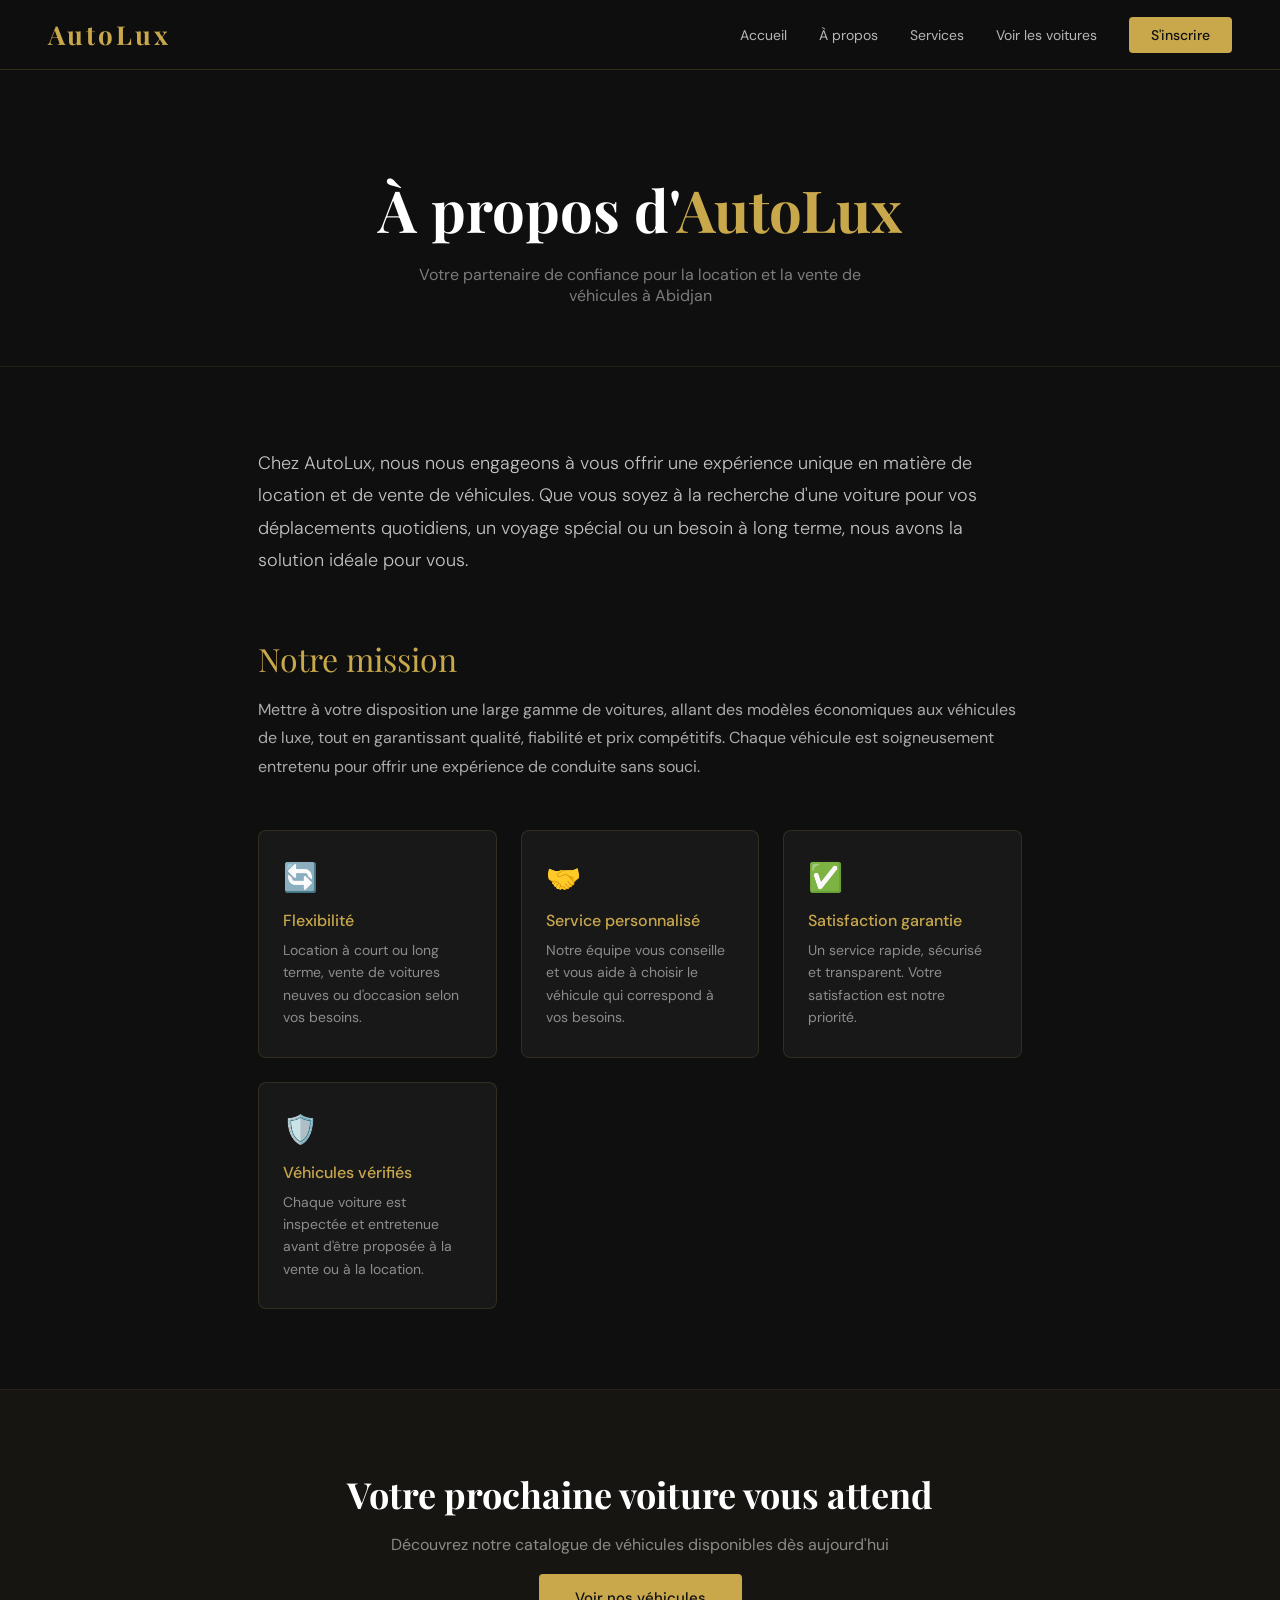
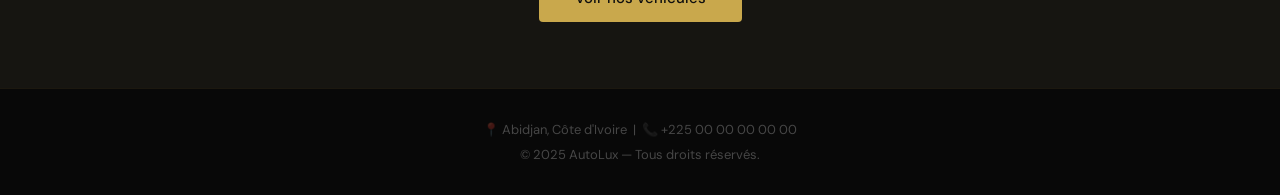
<file: about.html>
<!DOCTYPE html>
<html lang="fr">
<head>
    <meta charset="UTF-8">
    <title>AutoLux — À propos</title>
    <meta name="viewport" content="width=device-width, initial-scale=1.0">
    <link href="https://fonts.googleapis.com/css2?family=Playfair+Display:wght@400;700&family=DM+Sans:wght@300;400;500&display=swap" rel="stylesheet">
    <style>
        * { margin: 0; padding: 0; box-sizing: border-box; }

        body {
            font-family: 'DM Sans', sans-serif;
            background: #0f0f0f;
            color: #fff;
        }

        header {
            position: sticky;
            top: 0;
            z-index: 100;
            display: flex;
            justify-content: space-between;
            align-items: center;
            padding: 0 48px;
            height: 70px;
            background: rgba(15,15,15,0.97);
            border-bottom: 1px solid rgba(201,168,76,0.2);
        }

        .logo {
            font-family: 'Playfair Display', serif;
            font-size: 26px;
            color: #c9a84c;
            letter-spacing: 3px;
            text-decoration: none;
            font-weight: 700;
        }

        nav ul { list-style: none; display: flex; gap: 32px; }
        nav ul li a { text-decoration: none; color: rgba(255,255,255,0.7); font-size: 14px; transition: color 0.2s; }
        nav ul li a:hover { color: #c9a84c; }
        .btn-nav { background: #c9a84c !important; color: #0f0f0f !important; padding: 9px 22px; border-radius: 4px; font-weight: 500 !important; }

        /* ── HERO ── */
        .page-hero {
            padding: 100px 48px 60px;
            text-align: center;
            border-bottom: 1px solid rgba(201,168,76,0.1);
        }

        .page-hero h1 {
            font-family: 'Playfair Display', serif;
            font-size: clamp(36px, 5vw, 58px);
            margin-bottom: 16px;
        }

        .page-hero h1 span { color: #c9a84c; }

        .page-hero p {
            font-size: 16px;
            color: rgba(255,255,255,0.45);
            max-width: 500px;
            margin: 0 auto;
        }

        /* ── CONTENU ── */
        .about-content {
            max-width: 860px;
            margin: 0 auto;
            padding: 80px 48px;
        }

        .about-intro {
            font-size: 18px;
            color: rgba(255,255,255,0.75);
            line-height: 1.8;
            margin-bottom: 60px;
            font-weight: 300;
        }

        .mission-title {
            font-family: 'Playfair Display', serif;
            font-size: 32px;
            margin-bottom: 16px;
            color: #c9a84c;
        }

        .mission-text {
            font-size: 16px;
            color: rgba(255,255,255,0.65);
            line-height: 1.8;
            margin-bottom: 48px;
        }

        .avantages {
            display: grid;
            grid-template-columns: repeat(auto-fit, minmax(220px, 1fr));
            gap: 24px;
            margin-top: 48px;
        }

        .avantage {
            background: rgba(255,255,255,0.04);
            border: 1px solid rgba(201,168,76,0.15);
            border-radius: 8px;
            padding: 28px 24px;
        }

        .avantage-icon { font-size: 28px; margin-bottom: 14px; }

        .avantage h3 {
            font-size: 16px;
            font-weight: 500;
            margin-bottom: 8px;
            color: #c9a84c;
        }

        .avantage p {
            font-size: 14px;
            color: rgba(255,255,255,0.5);
            line-height: 1.6;
        }

        /* ── CTA ── */
        .cta {
            text-align: center;
            padding: 80px 48px;
            background: rgba(201,168,76,0.04);
            border-top: 1px solid rgba(201,168,76,0.1);
        }

        .cta h2 {
            font-family: 'Playfair Display', serif;
            font-size: 36px;
            margin-bottom: 16px;
        }

        .cta p {
            color: rgba(255,255,255,0.5);
            margin-bottom: 32px;
            font-size: 16px;
        }

        .btn-primary {
            background: #c9a84c;
            color: #0f0f0f;
            text-decoration: none;
            padding: 14px 36px;
            border-radius: 4px;
            font-weight: 500;
            font-size: 15px;
            transition: background 0.2s;
        }

        .btn-primary:hover { background: #e8d49a; }

        footer {
            background: #080808;
            text-align: center;
            padding: 32px;
            font-size: 13px;
            color: rgba(255,255,255,0.25);
            border-top: 1px solid rgba(201,168,76,0.1);
        }

        @media (max-width: 768px) {
            header, .page-hero, .about-content, .cta { padding-left: 20px; padding-right: 20px; }
        }
    </style>
</head>
<body>

    <header>
        <a href="accueil.html" class="logo">AutoLux</a>
        <nav>
            <ul>
                <li><a href="accueil.html">Accueil</a></li>
                <li><a href="about.html">À propos</a></li>
                <li><a href="services.html">Services</a></li>
                <li><a href="Projet1.html">Voir les voitures</a></li>
                <li><a href="formulaire.php" class="btn-nav">S'inscrire</a></li>
            </ul>
        </nav>
    </header>

    <section class="page-hero">
        <h1>À propos d'<span>AutoLux</span></h1>
        <p>Votre partenaire de confiance pour la location et la vente de véhicules à Abidjan</p>
    </section>

    <div class="about-content">
        <p class="about-intro">
            Chez AutoLux, nous nous engageons à vous offrir une expérience unique en matière de location et de vente de véhicules. Que vous soyez à la recherche d'une voiture pour vos déplacements quotidiens, un voyage spécial ou un besoin à long terme, nous avons la solution idéale pour vous.
        </p>

        <div class="mission-title">Notre mission</div>
        <p class="mission-text">
            Mettre à votre disposition une large gamme de voitures, allant des modèles économiques aux véhicules de luxe, tout en garantissant qualité, fiabilité et prix compétitifs. Chaque véhicule est soigneusement entretenu pour offrir une expérience de conduite sans souci.
        </p>

        <div class="avantages">
            <div class="avantage">
                <div class="avantage-icon">🔄</div>
                <h3>Flexibilité</h3>
                <p>Location à court ou long terme, vente de voitures neuves ou d'occasion selon vos besoins.</p>
            </div>
            <div class="avantage">
                <div class="avantage-icon">🤝</div>
                <h3>Service personnalisé</h3>
                <p>Notre équipe vous conseille et vous aide à choisir le véhicule qui correspond à vos besoins.</p>
            </div>
            <div class="avantage">
                <div class="avantage-icon">✅</div>
                <h3>Satisfaction garantie</h3>
                <p>Un service rapide, sécurisé et transparent. Votre satisfaction est notre priorité.</p>
            </div>
            <div class="avantage">
                <div class="avantage-icon">🛡️</div>
                <h3>Véhicules vérifiés</h3>
                <p>Chaque voiture est inspectée et entretenue avant d'être proposée à la vente ou à la location.</p>
            </div>
        </div>
    </div>

    <section class="cta">
        <h2>Votre prochaine voiture vous attend</h2>
        <p>Découvrez notre catalogue de véhicules disponibles dès aujourd'hui</p>
        <a href="services.html" class="btn-primary">Voir nos véhicules</a>
    </section>

    <footer>
        <p>📍 Abidjan, Côte d'Ivoire &nbsp;|&nbsp; 📞 +225 00 00 00 00 00</p>
        <p style="margin-top:8px">&copy; 2025 AutoLux — Tous droits réservés.</p>
    </footer>

</body>
</html>
</file>
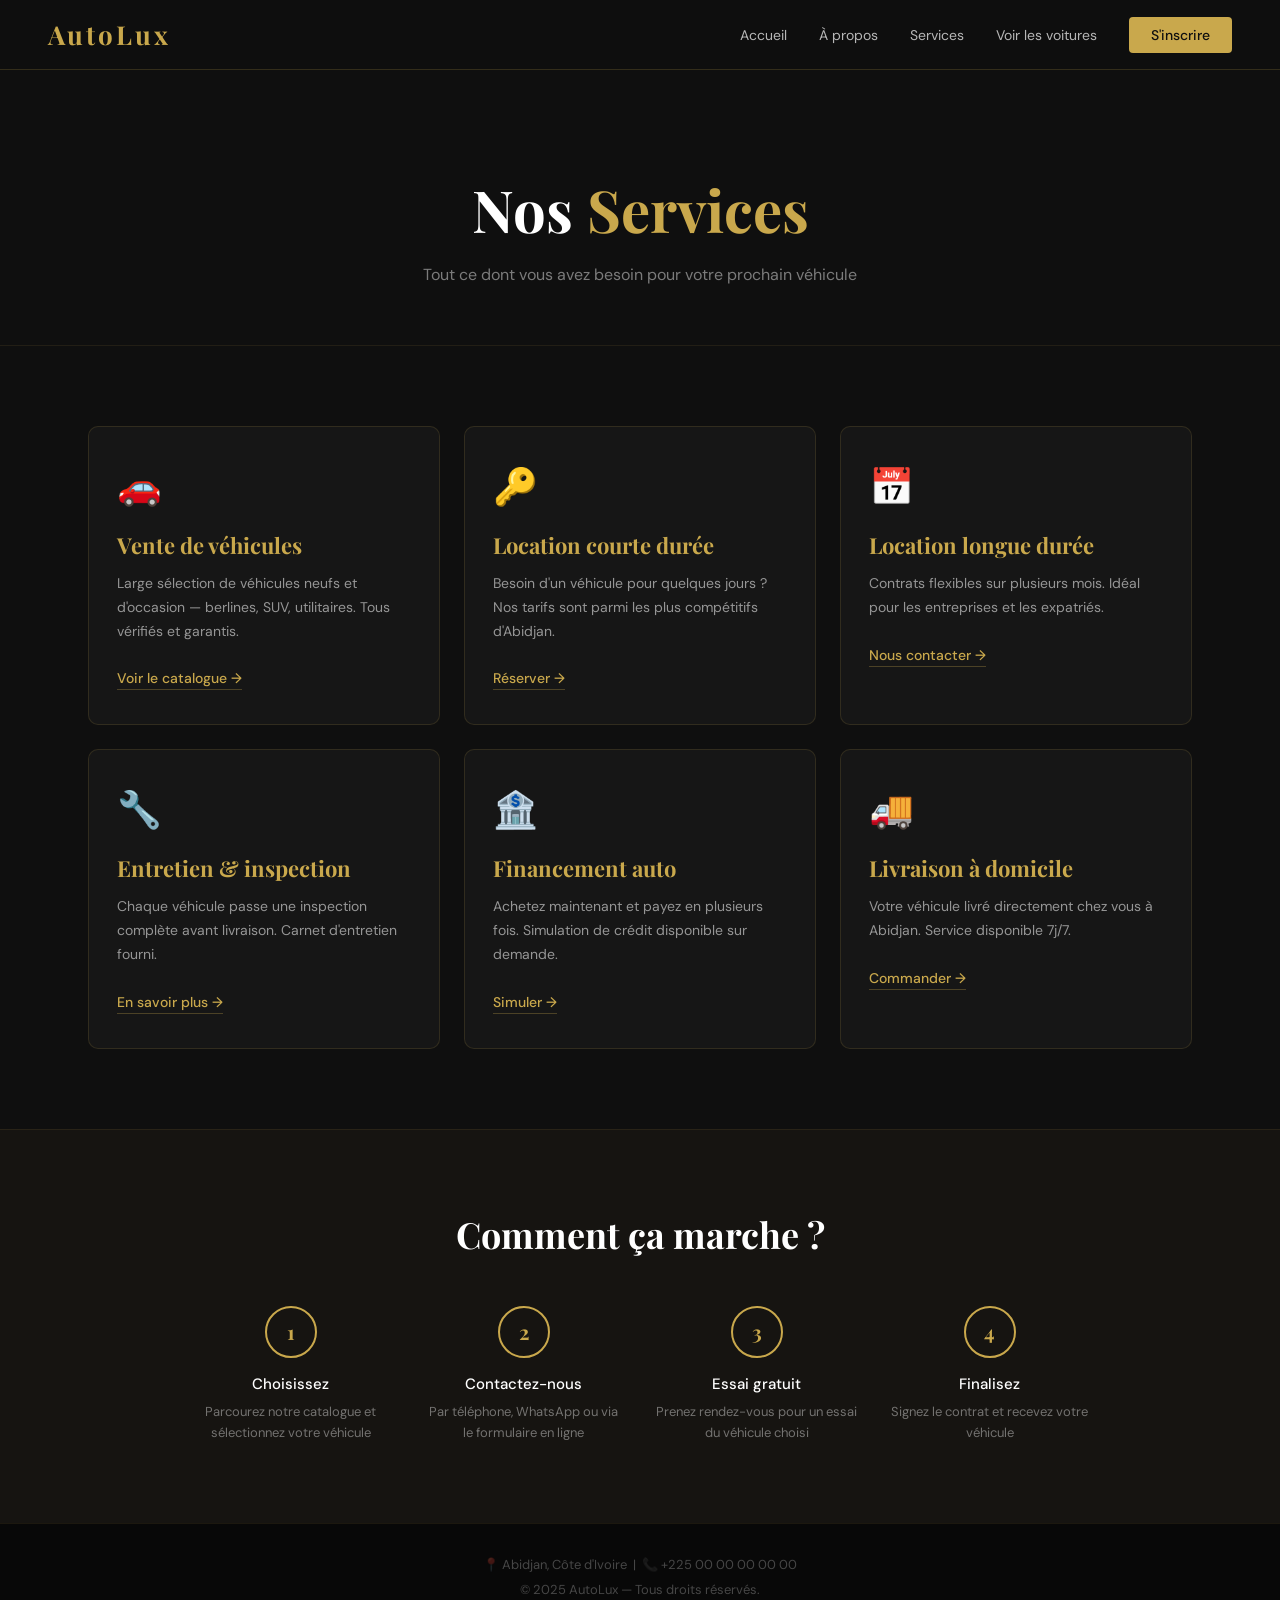
<file: services.html>
<!DOCTYPE html>
<html lang="fr">
<head>
    <meta charset="UTF-8">
    <title>AutoLux — Services</title>
    <meta name="viewport" content="width=device-width, initial-scale=1.0">
    <link href="https://fonts.googleapis.com/css2?family=Playfair+Display:wght@400;700&family=DM+Sans:wght@300;400;500&display=swap" rel="stylesheet">
    <style>
        * { margin: 0; padding: 0; box-sizing: border-box; }

        body { font-family: 'DM Sans', sans-serif; background: #0f0f0f; color: #fff; }

        header {
            position: sticky; top: 0; z-index: 100;
            display: flex; justify-content: space-between; align-items: center;
            padding: 0 48px; height: 70px;
            background: rgba(15,15,15,0.97);
            border-bottom: 1px solid rgba(201,168,76,0.2);
        }

        .logo 
        { font-family: 'Playfair Display', serif; font-size: 26px; color: #c9a84c; letter-spacing: 3px; text-decoration: none; font-weight: 700; }
        nav ul { list-style: none; display: flex; gap: 32px; }
        nav ul li a { text-decoration: none; color: rgba(255,255,255,0.7); font-size: 14px; transition: color 0.2s; }
        nav ul li a:hover { color: #c9a84c; }
        .btn-nav { background: #c9a84c !important; color: #0f0f0f !important; padding: 9px 22px; border-radius: 4px; font-weight: 500 !important; }

        .page-hero {
            padding: 100px 48px 60px;
            text-align: center;
            border-bottom: 1px solid rgba(201,168,76,0.1);
        }

        .page-hero h1 { font-family: 'Playfair Display', serif; font-size: clamp(36px, 5vw, 58px); margin-bottom: 16px; }
        .page-hero h1 span { color: #c9a84c; }
        .page-hero p { color: rgba(255,255,255,0.45); font-size: 16px; }

        /* ── SERVICES ── */
        .services-grid {
            display: grid;
            grid-template-columns: repeat(auto-fit, minmax(280px, 1fr));
            gap: 24px;
            padding: 80px 48px;
            max-width: 1200px;
            margin: 0 auto;
        }

        .service-card {
            background: rgba(255,255,255,0.03);
            border: 1px solid rgba(201,168,76,0.15);
            border-radius: 10px;
            padding: 36px 28px;
            transition: transform 0.2s, border-color 0.2s;
        }

        .service-card:hover {
            transform: translateY(-4px);
            border-color: rgba(201,168,76,0.4);
        }

        .service-icon { font-size: 36px; margin-bottom: 20px; }

        .service-card h3 {
            font-family: 'Playfair Display', serif;
            font-size: 22px;
            margin-bottom: 12px;
            color: #c9a84c;
        }

        .service-card p {
            font-size: 14px;
            color: rgba(255,255,255,0.55);
            line-height: 1.7;
            margin-bottom: 24px;
        }

        .service-card a {
            color: #c9a84c;
            text-decoration: none;
            font-size: 14px;
            font-weight: 500;
            border-bottom: 1px solid rgba(201,168,76,0.3);
            padding-bottom: 2px;
            transition: border-color 0.2s;
        }

        .service-card a:hover { border-color: #c9a84c; }

        /* ── PROCESSUS ── */
        .processus {
            padding: 80px 48px;
            background: rgba(201,168,76,0.03);
            border-top: 1px solid rgba(201,168,76,0.1);
            text-align: center;
        }

        .processus h2 {
            font-family: 'Playfair Display', serif;
            font-size: 36px;
            margin-bottom: 48px;
        }

        .etapes {
            display: grid;
            grid-template-columns: repeat(auto-fit, minmax(180px, 1fr));
            gap: 32px;
            max-width: 900px;
            margin: 0 auto;
        }

        .etape { text-align: center; }

        .etape-num {
            width: 52px; height: 52px;
            border-radius: 50%;
            border: 2px solid #c9a84c;
            color: #c9a84c;
            font-family: 'Playfair Display', serif;
            font-size: 20px;
            font-weight: 700;
            display: flex;
            align-items: center;
            justify-content: center;
            margin: 0 auto 16px;
        }

        .etape h4 { font-size: 15px; font-weight: 500; margin-bottom: 8px; }
        .etape p { font-size: 13px; color: rgba(255,255,255,0.4); line-height: 1.6; }

        footer {
            background: #080808;
            text-align: center;
            padding: 32px;
            font-size: 13px;
            color: rgba(255,255,255,0.25);
            border-top: 1px solid rgba(201,168,76,0.1);
        }

        @media (max-width: 768px) {
            header, .page-hero, .services-grid, .processus { padding-left: 20px; padding-right: 20px; }
        }
    </style>
</head>
<body>

    <header>
        <a href="accueil.html" class="logo">AutoLux</a>
        <nav>
            <ul>
                <li><a href="accueil.html">Accueil</a></li>
                <li><a href="about.html">À propos</a></li>
                <li><a href="services.html">Services</a></li>
                <li><a href="Projet1.html">Voir les voitures</a></li>
                <li><a href="formulaire.php" class="btn-nav">S'inscrire</a></li>
            </ul>
        </nav>
    </header>

    <section class="page-hero">
        <h1>Nos <span>Services</span></h1>
        <p>Tout ce dont vous avez besoin pour votre prochain véhicule</p>
    </section>

    <div class="services-grid">
        <div class="service-card">
            <div class="service-icon">🚗</div>
            <h3>Vente de véhicules</h3>
            <p>Large sélection de véhicules neufs et d'occasion — berlines, SUV, utilitaires. Tous vérifiés et garantis.</p>
            <a href="Projet1.html">Voir le catalogue →</a>
        </div>
        <div class="service-card">
            <div class="service-icon">🔑</div>
            <h3>Location courte durée</h3>
            <p>Besoin d'un véhicule pour quelques jours ? Nos tarifs sont parmi les plus compétitifs d'Abidjan.</p>
            <a href="formulaire.php">Réserver →</a>
        </div>
        <div class="service-card">
            <div class="service-icon">📅</div>
            <h3>Location longue durée</h3>
            <p>Contrats flexibles sur plusieurs mois. Idéal pour les entreprises et les expatriés.</p>
            <a href="formulaire.php">Nous contacter →</a>
        </div>
        <div class="service-card">
            <div class="service-icon">🔧</div>
            <h3>Entretien & inspection</h3>
            <p>Chaque véhicule passe une inspection complète avant livraison. Carnet d'entretien fourni.</p>
            <a href="about.html">En savoir plus →</a>
        </div>
        <div class="service-card">
            <div class="service-icon">🏦</div>
            <h3>Financement auto</h3>
            <p>Achetez maintenant et payez en plusieurs fois. Simulation de crédit disponible sur demande.</p>
            <a href="formulaire.php">Simuler →</a>
        </div>
        <div class="service-card">
            <div class="service-icon">🚚</div>
            <h3>Livraison à domicile</h3>
            <p>Votre véhicule livré directement chez vous à Abidjan. Service disponible 7j/7.</p>
            <a href="formulaire.php">Commander →</a>
        </div>
    </div>

    <section class="processus">
        <h2>Comment ça marche ?</h2>
        <div class="etapes">
            <div class="etape">
                <div class="etape-num">1</div>
                <h4>Choisissez</h4>
                <p>Parcourez notre catalogue et sélectionnez votre véhicule</p>
            </div>
            <div class="etape">
                <div class="etape-num">2</div>
                <h4>Contactez-nous</h4>
                <p>Par téléphone, WhatsApp ou via le formulaire en ligne</p>
            </div>
            <div class="etape">
                <div class="etape-num">3</div>
                <h4>Essai gratuit</h4>
                <p>Prenez rendez-vous pour un essai du véhicule choisi</p>
            </div>
            <div class="etape">
                <div class="etape-num">4</div>
                <h4>Finalisez</h4>
                <p>Signez le contrat et recevez votre véhicule</p>
            </div>
        </div>
    </section>

    <footer>
        <p>📍 Abidjan, Côte d'Ivoire &nbsp;|&nbsp; 📞 +225 00 00 00 00 00</p>
        <p style="margin-top:8px">&copy; 2025 AutoLux — Tous droits réservés.</p>
    </footer>

</body>
</html>
</file>
